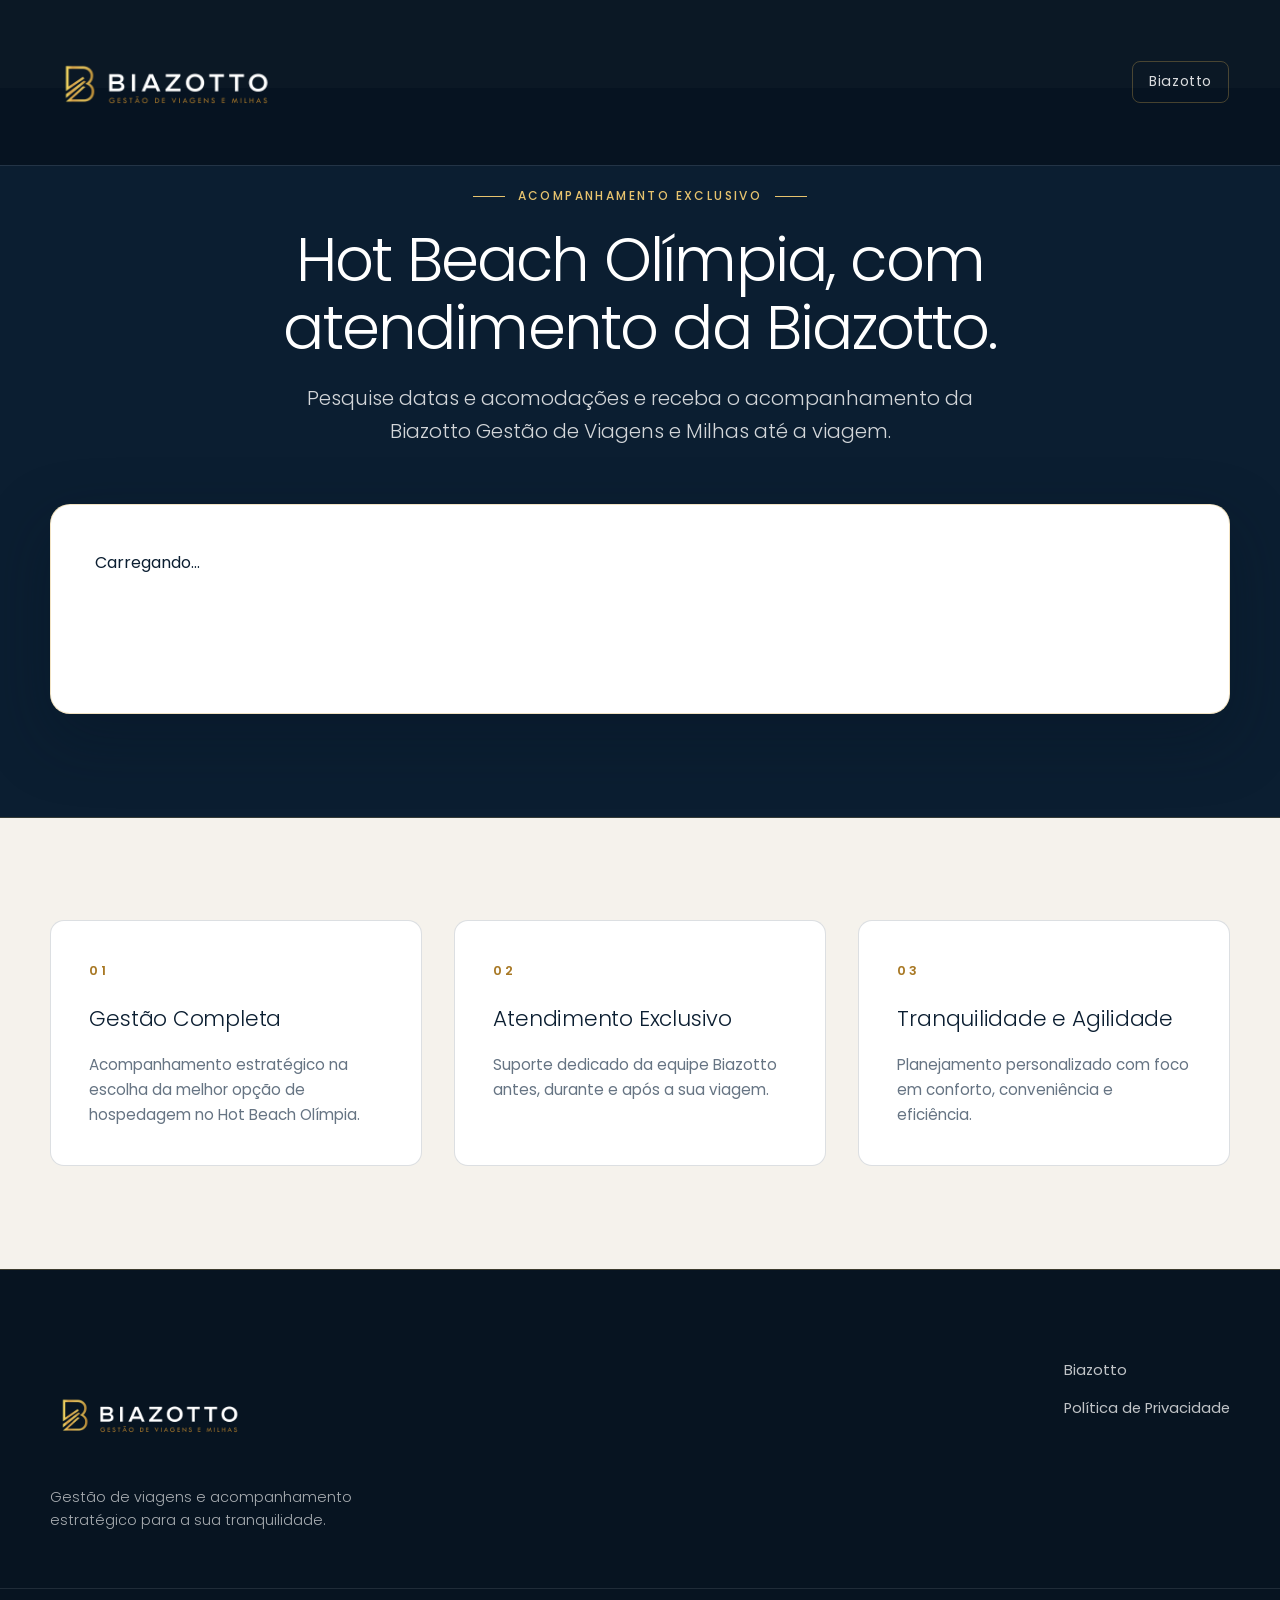
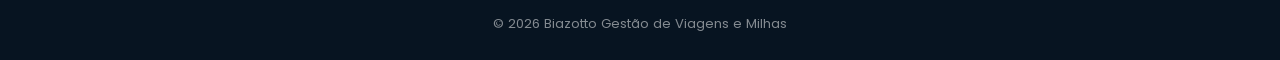
<file: index.html>
<!DOCTYPE html>
<html lang="pt-BR">
<head>
  <meta charset="utf-8">
  <meta name="viewport" content="width=device-width, initial-scale=1">
  <meta name="theme-color" content="#0B1E31">
  <title>Hot Beach Olímpia | Biazotto Gestão de Viagens e Milhas</title>
  <meta name="description" content="Pesquise datas e acomodações no Hot Beach Olímpia e receba o acompanhamento exclusivo da Biazotto Gestão de Viagens e Milhas.">

  <link rel="canonical" href="https://hotbeach.biazottoviagens.com.br/">
  <!-- Favicon e Ícones -->
  <link rel="icon" href="/favicon.ico" sizes="32x32">
  <link rel="icon" type="image/png" sizes="16x16" href="/assets/favicon-16x16.png">
  <link rel="icon" type="image/png" sizes="32x32" href="/assets/favicon-32x32.png">
  <link rel="icon" type="image/png" sizes="192x192" href="/assets/icon-192.png">
  <link rel="apple-touch-icon" href="/assets/icon-180.png">

  <!-- Tipografia Poppins -->
  <link rel="preconnect" href="https://fonts.googleapis.com">
  <link rel="preconnect" href="https://fonts.gstatic.com" crossorigin>
  <link href="https://fonts.googleapis.com/css2?family=Poppins:wght@300;400;500;600&display=swap" rel="stylesheet">

  <link rel="stylesheet" href="/assets/style.css">
</head>
<body>

  <!-- Header Fixo (SEM backdrop-filter, com top/right/bottom/left explícitos) -->
  <header class="site-header">
    <div class="header-container">
      <a href="https://www.biazottoviagens.com.br/" class="brand" aria-label="Biazotto Gestão de Viagens e Milhas">
        <img src="/assets/logo-branca.png" alt="Biazotto Gestão de Viagens e Milhas" width="220" height="42">
      </a>
      <nav class="header-nav">
        <a href="https://www.biazottoviagens.com.br/" target="_blank" rel="noopener" class="nav-link">Biazotto</a>
      </nav>
    </div>
  </header>

  <!-- Conteúdo Principal -->
  <main class="main-content">
    <section class="hero-section">
      <div class="container">
        <div class="hero-header">
          <div class="eyebrow">Acompanhamento Exclusivo</div>
          <h1 class="page-title">Hot Beach Olímpia, com atendimento da Biazotto.</h1>
          <p class="page-subtitle">
            Pesquise datas e acomodações e receba o acompanhamento da Biazotto Gestão de Viagens e Milhas até a viagem.
          </p>
        </div>

        <!-- Bloco do Formulário de Busca (Widget Niara / OTA Builder) -->
        <div class="search-widget-wrapper">
          <div id="otabuilder-widget">Carregando...</div>
          <script>
            function loadJS(url, location) {
              var scriptTag = document.createElement('script')
              scriptTag.src = url
              scriptTag.crossOrigin = 'anonymous'
              scriptTag.defer = true
              scriptTag.async = true
              location.appendChild(scriptTag)
            }
            function initOtabuilderWidget(storefrontId, elementId, ga4MeasurementId) {
              var niaraNavVar = '_OTABUILDER_EMBEDDED_SEARCH_INIT_'
              var loaded = false
              var initFunction = function (initSearchForm) {
                if (!loaded) {
                  loaded = true
                  initSearchForm(document.getElementById(elementId), {
                    storefrontId: storefrontId,
                    ga4MeasurementId: ga4MeasurementId,
                  })
                }
              }
              if (window[niaraNavVar]) {
                initFunction(window[niaraNavVar])
              } else {
                const listener = function (e) {
                  initFunction(e.detail.initSearchForm)
                }
                document.addEventListener('otabuilder-search-ready', listener)
              }
            }

            initOtabuilderWidget(
              'a6321878-9d27-4bb1-9c65-4e93b1df87bb' /** storefrontId */,
              'otabuilder-widget' /** widget container */,
              null /** analytics cross-domain */
            )
            loadJS(
              'https://app.otabuilder.com/static/js/widget.js' /** widget Js Url */,
              document.body /** script tag parent */
            )
          </script>
        </div>
      </div>
    </section>

    <!-- Seção Institucional de Apoio Biazotto -->
    <section class="info-section">
      <div class="container">
        <div class="info-grid">
          <div class="info-card">
            <div class="card-num">01</div>
            <h2>Gestão Completa</h2>
            <p>Acompanhamento estratégico na escolha da melhor opção de hospedagem no Hot Beach Olímpia.</p>
          </div>
          <div class="info-card">
            <div class="card-num">02</div>
            <h2>Atendimento Exclusivo</h2>
            <p>Suporte dedicado da equipe Biazotto antes, durante e após a sua viagem.</p>
          </div>
          <div class="info-card">
            <div class="card-num">03</div>
            <h2>Tranquilidade e Agilidade</h2>
            <p>Planejamento personalizado com foco em conforto, conveniência e eficiência.</p>
          </div>
        </div>
      </div>
    </section>
  </main>

  <!-- Rodé Institucional -->
  <footer class="site-footer">
    <div class="container footer-container">
      <div class="footer-brand">
        <img src="/assets/logo-branca.png" alt="Biazotto" width="200" height="38">
        <p class="footer-desc">Gestão de viagens e acompanhamento estratégico para a sua tranquilidade.</p>
      </div>
      <div class="footer-links">
        <a href="https://www.biazottoviagens.com.br/" target="_blank" rel="noopener">Biazotto</a>
        <a href="/privacidade/">Política de Privacidade</a>
      </div>
    </div>
    <div class="copyright-bar">
      <div class="container">
        <p>&copy; 2026 Biazotto Gestão de Viagens e Milhas</p>
      </div>
    </div>
  </footer>

</body>
</html>
</file>
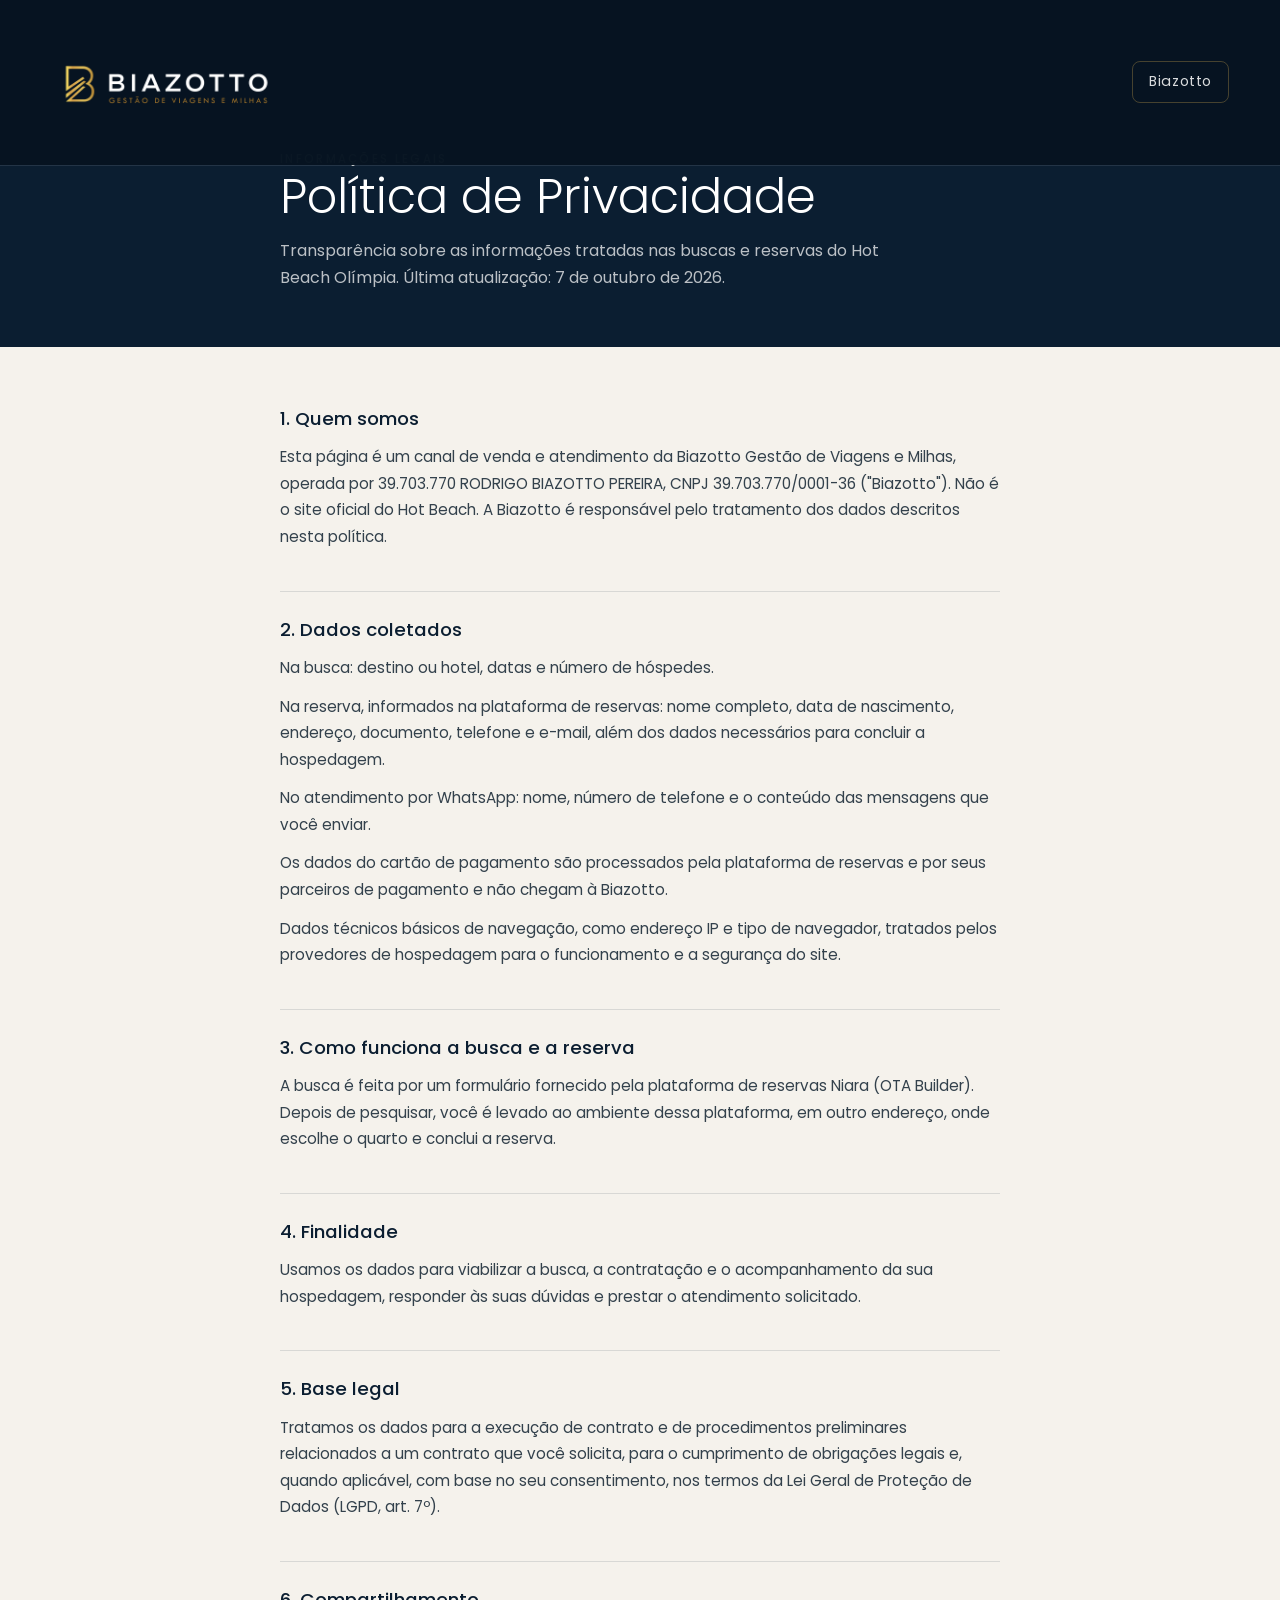
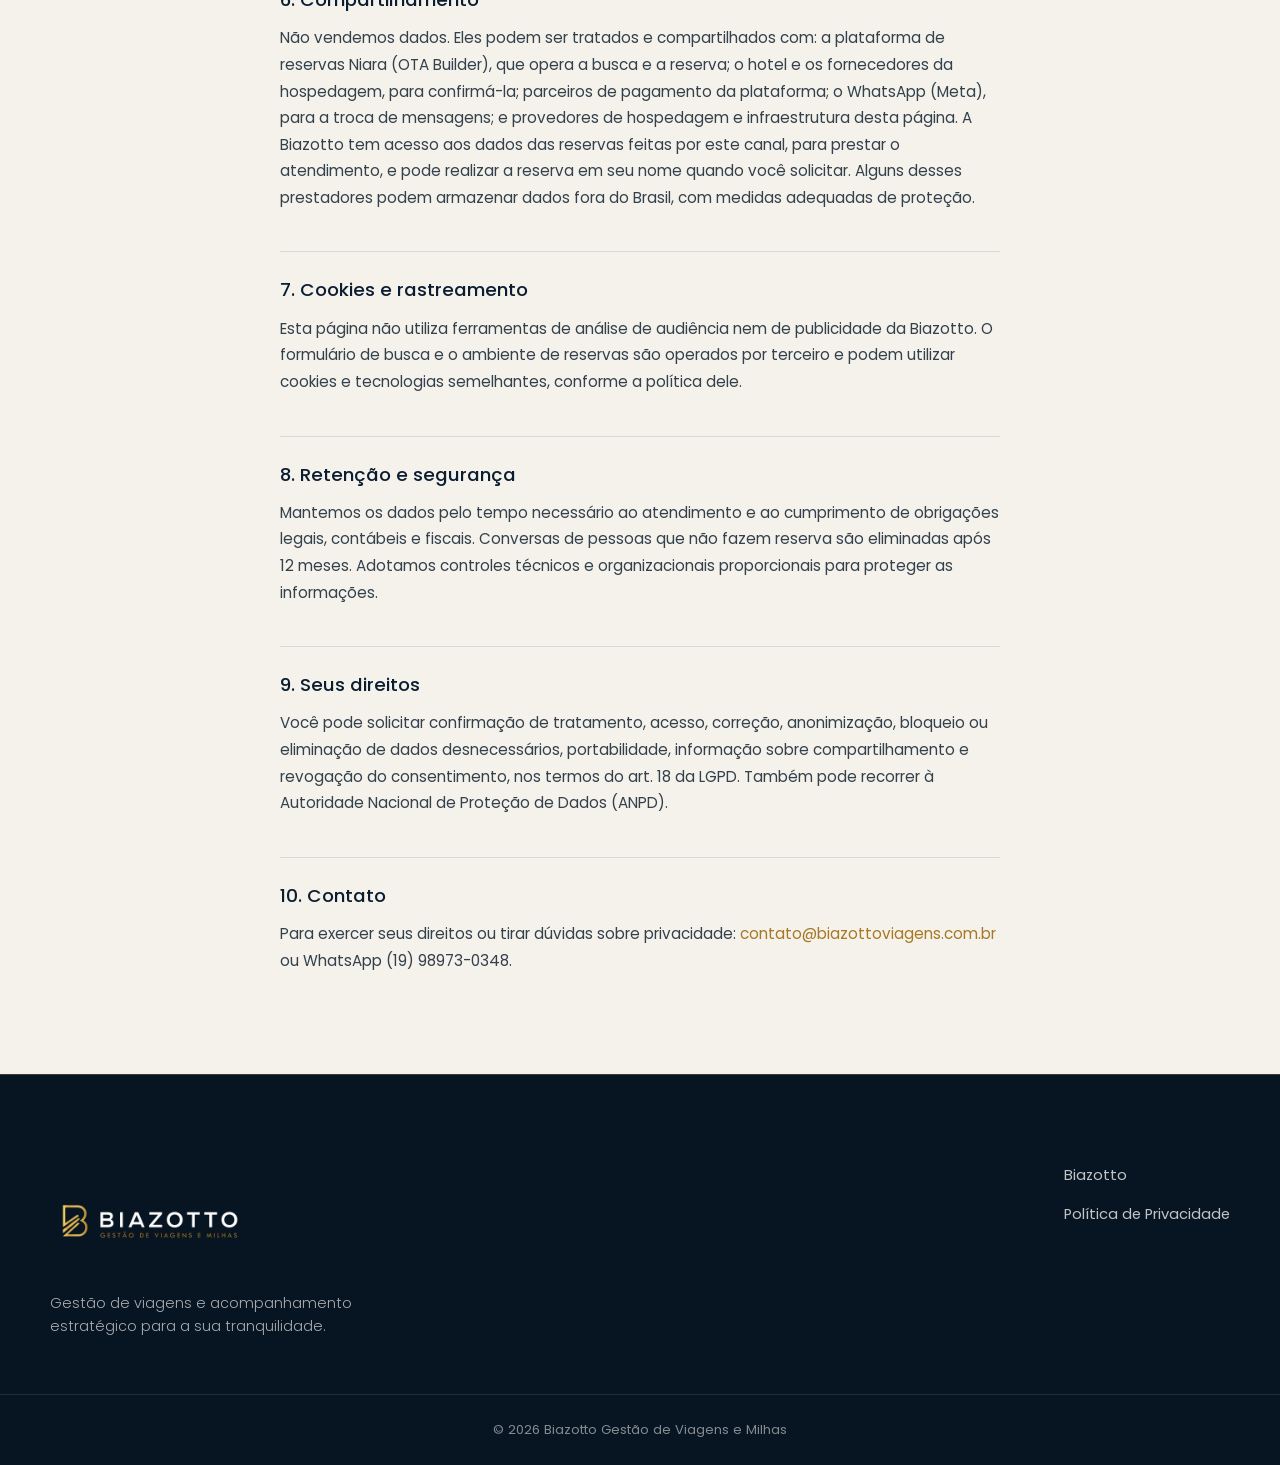
<file: privacidade/index.html>
<!DOCTYPE html>
<html lang="pt-BR">
<head>
  <meta charset="utf-8">
  <meta name="viewport" content="width=device-width, initial-scale=1">
  <meta name="theme-color" content="#0B1E31">
  <title>Política de Privacidade | Biazotto - Hot Beach Olímpia</title>
  <meta name="description" content="Política de Privacidade da página de vendas e atendimento do Hot Beach Olímpia, operada pela Biazotto Gestão de Viagens e Milhas.">
  <link rel="canonical" href="https://hotbeach.biazottoviagens.com.br/privacidade/">
  <link rel="icon" href="/favicon.ico" sizes="32x32">
  <link rel="icon" type="image/png" sizes="16x16" href="/assets/favicon-16x16.png">
  <link rel="icon" type="image/png" sizes="32x32" href="/assets/favicon-32x32.png">
  <link rel="icon" type="image/png" sizes="192x192" href="/assets/icon-192.png">
  <link rel="apple-touch-icon" href="/assets/icon-180.png">
  <link rel="preconnect" href="https://fonts.googleapis.com">
  <link rel="preconnect" href="https://fonts.gstatic.com" crossorigin>
  <link href="https://fonts.googleapis.com/css2?family=Poppins:wght@300;400;500;600&display=swap" rel="stylesheet">
  <link rel="stylesheet" href="/assets/style.css">
  <style>
    .lg-hero{background:#0B1E31;color:#fff;padding:150px 0 56px}
    .lg-wrap{max-width:760px;margin:0 auto;padding:0 20px}
    .lg-eyebrow{font-size:.72rem;letter-spacing:.2em;text-transform:uppercase;color:#DBB053;font-weight:500;margin:0 0 14px}
    .lg-hero h1{font-weight:300;font-size:clamp(2rem,4vw,3rem);line-height:1.15;margin:0 0 14px;color:#fff}
    .lg-hero p{color:rgba(255,255,255,.72);line-height:1.65;margin:0;max-width:62ch}
    .lg-body{background:#F5F2EC;padding:56px 0 88px;color:#33414c}
    .lg-body h2{font-weight:500;font-size:1.15rem;color:#0B1E31;margin:40px 0 10px;padding-top:22px;border-top:1px solid rgba(11,30,49,.12)}
    .lg-body h2:first-of-type{margin-top:0;border-top:0;padding-top:0}
    .lg-body p{font-size:.95rem;line-height:1.75;margin:0 0 12px}
    .lg-body a{color:#A87824}
    @media (max-width:640px){.lg-hero{padding:120px 0 40px}.lg-body{padding:40px 0 64px}}
  </style>
</head>
<body>
  <header class="site-header">
    <div class="header-container">
      <a href="/" class="brand" aria-label="Biazotto Gestão de Viagens e Milhas">
        <img src="/assets/logo-branca.png" alt="Biazotto Gestão de Viagens e Milhas" width="220" height="42">
      </a>
      <nav class="header-nav">
        <a href="https://www.biazottoviagens.com.br/" target="_blank" rel="noopener" class="nav-link">Biazotto</a>
      </nav>
    </div>
  </header>

  <main>
    <section class="lg-hero">
      <div class="lg-wrap">
        <p class="lg-eyebrow">Informações legais</p>
        <h1>Política de Privacidade</h1>
        <p>Transparência sobre as informações tratadas nas buscas e reservas do Hot Beach Olímpia. Última atualização: 7 de outubro de 2026.</p>
      </div>
    </section>

    <section class="lg-body">
      <div class="lg-wrap">
        <h2>1. Quem somos</h2>
        <p>Esta página é um canal de venda e atendimento da Biazotto Gestão de Viagens e Milhas, operada por 39.703.770 RODRIGO BIAZOTTO PEREIRA, CNPJ 39.703.770/0001-36 ("Biazotto"). Não é o site oficial do Hot Beach. A Biazotto é responsável pelo tratamento dos dados descritos nesta política.</p>

        <h2>2. Dados coletados</h2>
        <p>Na busca: destino ou hotel, datas e número de hóspedes.</p>
        <p>Na reserva, informados na plataforma de reservas: nome completo, data de nascimento, endereço, documento, telefone e e-mail, além dos dados necessários para concluir a hospedagem.</p>
        <p>No atendimento por WhatsApp: nome, número de telefone e o conteúdo das mensagens que você enviar.</p>
        <p>Os dados do cartão de pagamento são processados pela plataforma de reservas e por seus parceiros de pagamento e não chegam à Biazotto.</p>
        <p>Dados técnicos básicos de navegação, como endereço IP e tipo de navegador, tratados pelos provedores de hospedagem para o funcionamento e a segurança do site.</p>

        <h2>3. Como funciona a busca e a reserva</h2>
        <p>A busca é feita por um formulário fornecido pela plataforma de reservas Niara (OTA Builder). Depois de pesquisar, você é levado ao ambiente dessa plataforma, em outro endereço, onde escolhe o quarto e conclui a reserva.</p>

        <h2>4. Finalidade</h2>
        <p>Usamos os dados para viabilizar a busca, a contratação e o acompanhamento da sua hospedagem, responder às suas dúvidas e prestar o atendimento solicitado.</p>

        <h2>5. Base legal</h2>
        <p>Tratamos os dados para a execução de contrato e de procedimentos preliminares relacionados a um contrato que você solicita, para o cumprimento de obrigações legais e, quando aplicável, com base no seu consentimento, nos termos da Lei Geral de Proteção de Dados (LGPD, art. 7º).</p>

        <h2>6. Compartilhamento</h2>
        <p>Não vendemos dados. Eles podem ser tratados e compartilhados com: a plataforma de reservas Niara (OTA Builder), que opera a busca e a reserva; o hotel e os fornecedores da hospedagem, para confirmá-la; parceiros de pagamento da plataforma; o WhatsApp (Meta), para a troca de mensagens; e provedores de hospedagem e infraestrutura desta página. A Biazotto tem acesso aos dados das reservas feitas por este canal, para prestar o atendimento, e pode realizar a reserva em seu nome quando você solicitar. Alguns desses prestadores podem armazenar dados fora do Brasil, com medidas adequadas de proteção.</p>

        <h2>7. Cookies e rastreamento</h2>
        <p>Esta página não utiliza ferramentas de análise de audiência nem de publicidade da Biazotto. O formulário de busca e o ambiente de reservas são operados por terceiro e podem utilizar cookies e tecnologias semelhantes, conforme a política dele.</p>

        <h2>8. Retenção e segurança</h2>
        <p>Mantemos os dados pelo tempo necessário ao atendimento e ao cumprimento de obrigações legais, contábeis e fiscais. Conversas de pessoas que não fazem reserva são eliminadas após 12 meses. Adotamos controles técnicos e organizacionais proporcionais para proteger as informações.</p>

        <h2>9. Seus direitos</h2>
        <p>Você pode solicitar confirmação de tratamento, acesso, correção, anonimização, bloqueio ou eliminação de dados desnecessários, portabilidade, informação sobre compartilhamento e revogação do consentimento, nos termos do art. 18 da LGPD. Também pode recorrer à Autoridade Nacional de Proteção de Dados (ANPD).</p>

        <h2>10. Contato</h2>
        <p>Para exercer seus direitos ou tirar dúvidas sobre privacidade: <a href="mailto:contato@biazottoviagens.com.br">contato@biazottoviagens.com.br</a> ou WhatsApp (19) 98973-0348.</p>
      </div>
    </section>
  </main>

  <footer class="site-footer">
    <div class="container footer-container">
      <div class="footer-brand">
        <img src="/assets/logo-branca.png" alt="Biazotto" width="200" height="38">
        <p class="footer-desc">Gestão de viagens e acompanhamento estratégico para a sua tranquilidade.</p>
      </div>
      <div class="footer-links">
        <a href="https://www.biazottoviagens.com.br/" target="_blank" rel="noopener">Biazotto</a>
        <a href="/privacidade/">Política de Privacidade</a>
      </div>
    </div>
    <div class="copyright-bar">
      <div class="container">
        <p>&copy; 2026 Biazotto Gestão de Viagens e Milhas</p>
      </div>
    </div>
  </footer>
</body>
</html>
</file>
<file: assets/style.css>
/* ========================================================
   Biazotto Hot Beach Olímpia - Design System & Stylesheet
   ======================================================== */

:root {
  --navy: #0B1E31;
  --navy2: #071421;
  --gold: #DBB053;
  --bronze: #A87824;
  --off: #F5F2EC;
  --white: #FFFFFF;
  --graphite: #3D3D3D;
  --muted: #667483;
  --line: rgba(11, 30, 49, 0.14);
  --max: 1180px;
  --shadow: 0 22px 60px rgba(7, 20, 33, 0.13);
  --radius-sm: 8px;
  --radius-md: 14px;
  --radius-lg: 20px;
}

*, *::before, *::after {
  box-sizing: border-box;
}

html {
  scroll-behavior: smooth;
}

body {
  margin: 0;
  padding: 0;
  color: var(--navy);
  background-color: var(--off);
  font-family: 'Poppins', -apple-system, BlinkMacSystemFont, 'Segoe UI', Roboto, sans-serif;
  font-size: 16px;
  line-height: 1.7;
  -webkit-font-smoothing: antialiased;
  -moz-osx-font-smoothing: grayscale;
}

img {
  max-width: 100%;
  height: auto;
  display: block;
}

a {
  color: inherit;
  text-decoration: none;
  transition: color 0.25s ease, opacity 0.25s ease;
}

/* Header Fixo (SEM backdrop-filter, top/right/bottom/left explícitos) */
.site-header {
  position: fixed;
  top: 0;
  right: 0;
  left: 0;
  bottom: auto;
  z-index: 100;
  background-color: rgba(7, 20, 33, 0.98);
  box-shadow: 0 1px 0 rgba(255, 255, 255, 0.1);
  padding: 1.1rem clamp(1.25rem, 4vw, 4.5rem);
}

.header-container {
  max-width: var(--max);
  margin: 0 auto;
  display: flex;
  align-items: center;
  justify-content: space-between;
}

.brand img {
  width: clamp(170px, 18vw, 240px);
  height: auto;
}

.header-nav {
  display: flex;
  align-items: center;
  gap: 1.5rem;
}

.nav-link {
  color: rgba(255, 255, 255, 0.85);
  font-size: 0.88rem;
  font-weight: 400;
  letter-spacing: 0.04em;
  padding: 0.5rem 1rem;
  border-radius: var(--radius-sm);
  border: 1px solid rgba(219, 176, 83, 0.3);
  transition: border-color 0.25s, color 0.25s, background-color 0.25s;
}

.nav-link:hover {
  color: #ffffff;
  border-color: var(--gold);
  background-color: rgba(219, 176, 83, 0.1);
}

/* Main Content Layout */
.main-content {
  padding-top: 5.5rem;
}

.container {
  width: min(var(--max), calc(100% - 2.5rem));
  margin: 0 auto;
}

/* Hero Section & Search Widget Container */
.hero-section {
  background: var(--navy);
  color: #ffffff;
  padding: clamp(3.5rem, 7vw, 6rem) 0 clamp(4rem, 8vw, 7rem);
  position: relative;
  border-bottom: 1px solid rgba(219, 176, 83, 0.2);
}

.hero-header {
  max-width: 860px;
  margin: 0 auto 3.5rem;
  text-align: center;
}

.eyebrow {
  display: inline-flex;
  align-items: center;
  gap: 0.8rem;
  margin-bottom: 1.25rem;
  color: #E7C36E;
  font-size: 0.75rem;
  font-weight: 500;
  letter-spacing: 0.2em;
  text-transform: uppercase;
}

.eyebrow::before,
.eyebrow::after {
  content: '';
  width: 32px;
  height: 1px;
  background-color: currentColor;
}

.page-title {
  font-size: clamp(2.1rem, 4.8vw, 3.8rem);
  line-height: 1.12;
  font-weight: 300;
  letter-spacing: -0.03em;
  margin: 0 0 1.25rem 0;
  color: #ffffff;
}

.page-subtitle {
  font-size: clamp(1.05rem, 1.6vw, 1.25rem);
  font-weight: 300;
  line-height: 1.65;
  color: rgba(255, 255, 255, 0.82);
  max-width: 720px;
  margin: 0 auto;
}

/* Container do Widget Niara / OTA Builder (SEM ALTURA FIXA E SEM OVERFLOW HIDDEN) */
.search-widget-wrapper {
  background-color: var(--white);
  border-radius: var(--radius-lg);
  border: 1px solid rgba(219, 176, 83, 0.35);
  box-shadow: 0 24px 64px rgba(7, 20, 33, 0.35);
  padding: clamp(1.5rem, 3.5vw, 2.75rem);
  margin-top: 1rem;
  color: var(--navy);
  position: relative;
}

#otabuilder-widget {
  min-height: 120px;
  display: block;
  width: 100%;
}

/* Seção de Informações Institucionais */
.info-section {
  padding: clamp(4.5rem, 8vw, 7rem) 0;
  background-color: var(--off);
}

.info-grid {
  display: grid;
  grid-template-columns: repeat(3, 1fr);
  gap: 2rem;
}

.info-card {
  background-color: var(--white);
  border-radius: var(--radius-md);
  border: 1px solid var(--line);
  padding: clamp(2rem, 3vw, 2.75rem);
  transition: transform 0.35s cubic-bezier(0.16, 1, 0.3, 1), box-shadow 0.35s cubic-bezier(0.16, 1, 0.3, 1), border-color 0.35s ease;
}

.info-card:hover {
  transform: translateY(-4px);
  box-shadow: 0 16px 36px rgba(7, 20, 33, 0.08);
  border-color: rgba(219, 176, 83, 0.4);
}

.card-num {
  color: var(--bronze);
  font-size: 0.8rem;
  font-weight: 600;
  letter-spacing: 0.2em;
  margin-bottom: 1.25rem;
}

.info-card h2 {
  font-size: 1.35rem;
  font-weight: 300;
  color: var(--navy);
  margin: 0 0 0.85rem 0;
  letter-spacing: -0.01em;
}

.info-card p {
  font-size: 0.95rem;
  font-weight: 400;
  color: var(--muted);
  margin: 0;
  line-height: 1.65;
}

/* Footer */
.site-footer {
  background-color: var(--navy2);
  color: #ffffff;
  padding-top: clamp(4rem, 7vw, 5.5rem);
  border-top: 1px solid rgba(219, 176, 83, 0.25);
}

.footer-container {
  display: flex;
  align-items: flex-start;
  justify-content: space-between;
  flex-wrap: wrap;
  gap: 2.5rem;
  padding-bottom: 3.5rem;
}

.footer-brand {
  max-width: 380px;
}

.footer-brand img {
  width: 200px;
  height: auto;
  margin-bottom: 1rem;
}

.footer-desc {
  font-size: 0.9rem;
  font-weight: 300;
  color: rgba(255, 255, 255, 0.65);
  margin: 0;
  line-height: 1.6;
}

.footer-links {
  display: flex;
  flex-direction: column;
  gap: 0.85rem;
}

.footer-links a {
  color: rgba(255, 255, 255, 0.75);
  font-size: 0.92rem;
  font-weight: 400;
  position: relative;
  display: inline-block;
  width: fit-content;
}

.footer-links a::after {
  content: '';
  position: absolute;
  left: 0;
  bottom: -2px;
  width: 0;
  height: 1px;
  background-color: var(--gold);
  transition: width 0.25s ease;
}

.footer-links a:hover {
  color: #ffffff;
}

.footer-links a:hover::after {
  width: 100%;
}

.copyright-bar {
  border-top: 1px solid rgba(255, 255, 255, 0.1);
  padding: 1.5rem 0;
  font-size: 0.82rem;
  color: rgba(255, 255, 255, 0.5);
  text-align: center;
}

.copyright-bar p {
  margin: 0;
}

/* Responsividade */
@media (max-width: 900px) {
  .info-grid {
    grid-template-columns: 1fr;
    gap: 1.5rem;
  }
}

@media (max-width: 600px) {
  .site-header {
    padding: 0.9rem 1.1rem;
  }

  .main-content {
    padding-top: 4.8rem;
  }

  .hero-section {
    padding: 2.75rem 0 3.5rem;
  }

  .eyebrow {
    font-size: 0.7rem;
    letter-spacing: 0.15em;
  }

  .page-title {
    font-size: 2.15rem;
  }

  .search-widget-wrapper {
    padding: 1.1rem;
    border-radius: var(--radius-md);
  }

  .footer-container {
    flex-direction: column;
    align-items: flex-start;
    gap: 2rem;
  }
}
</file>
